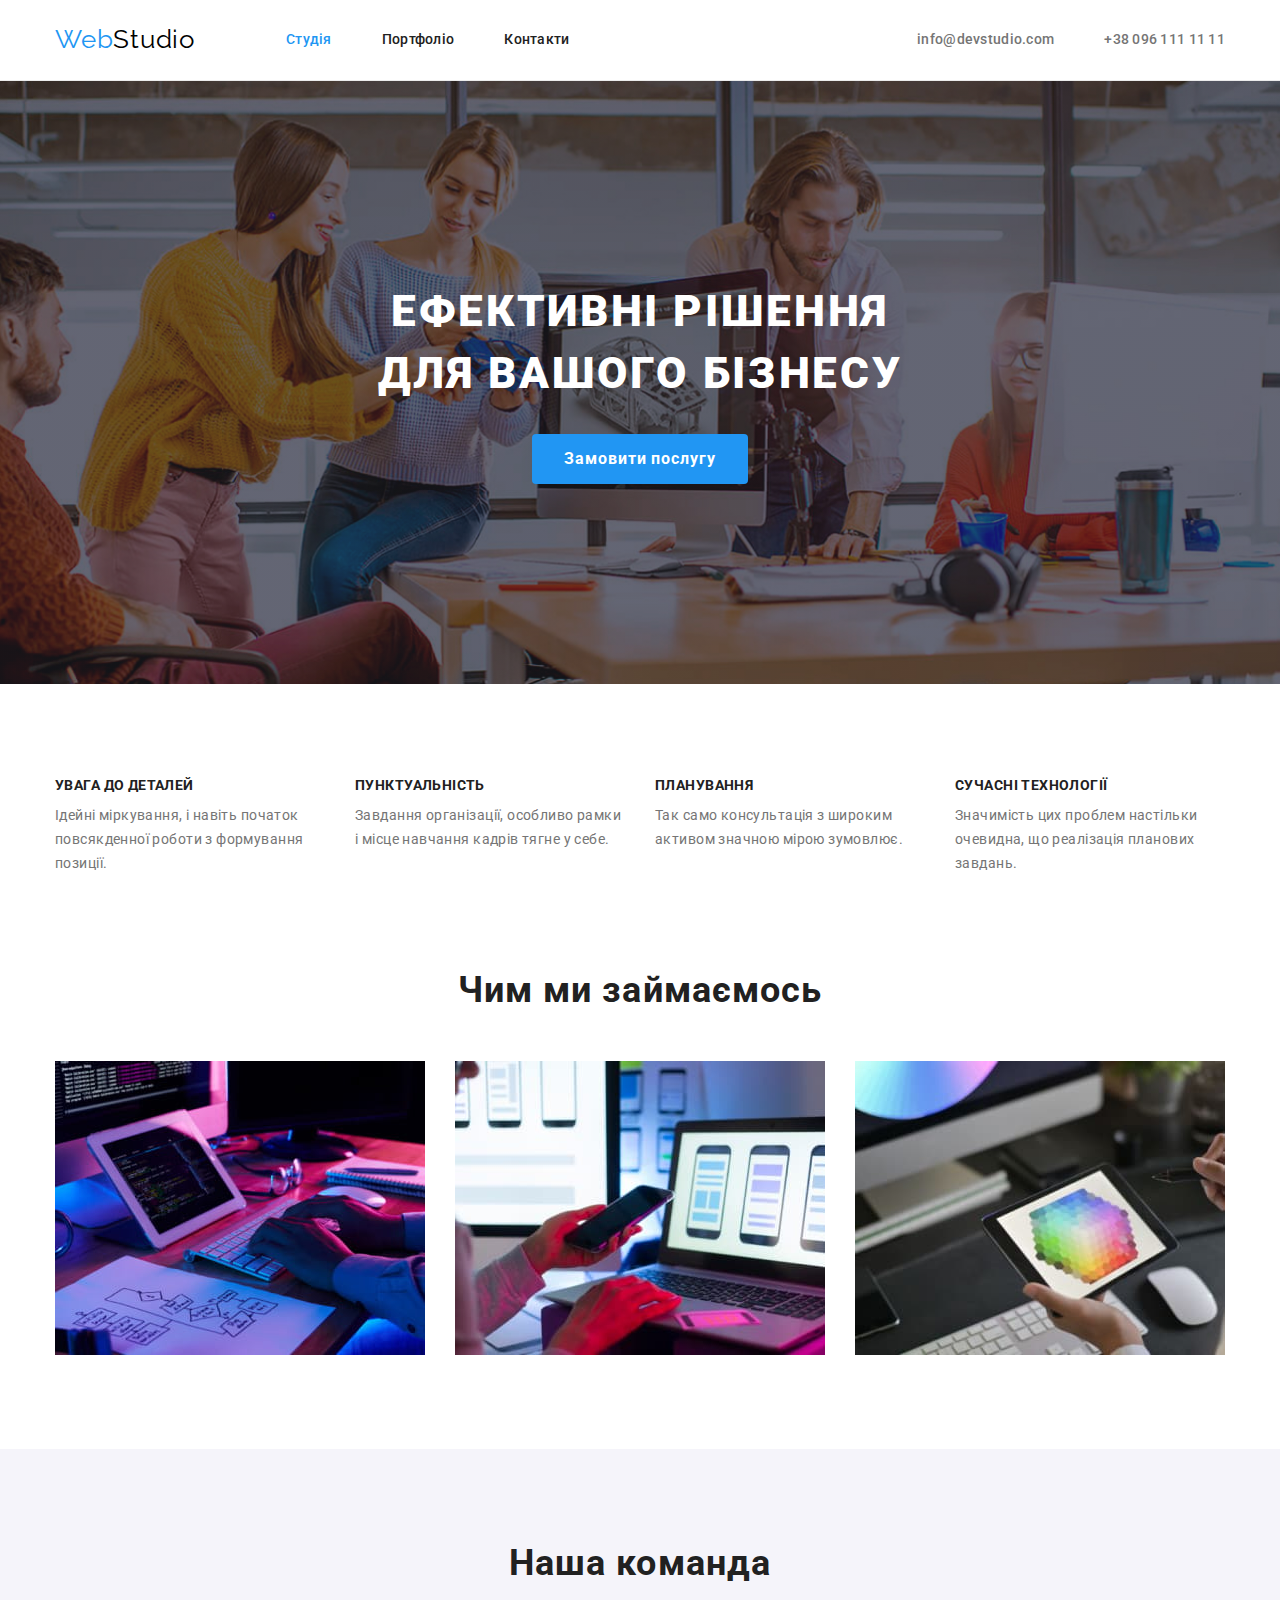
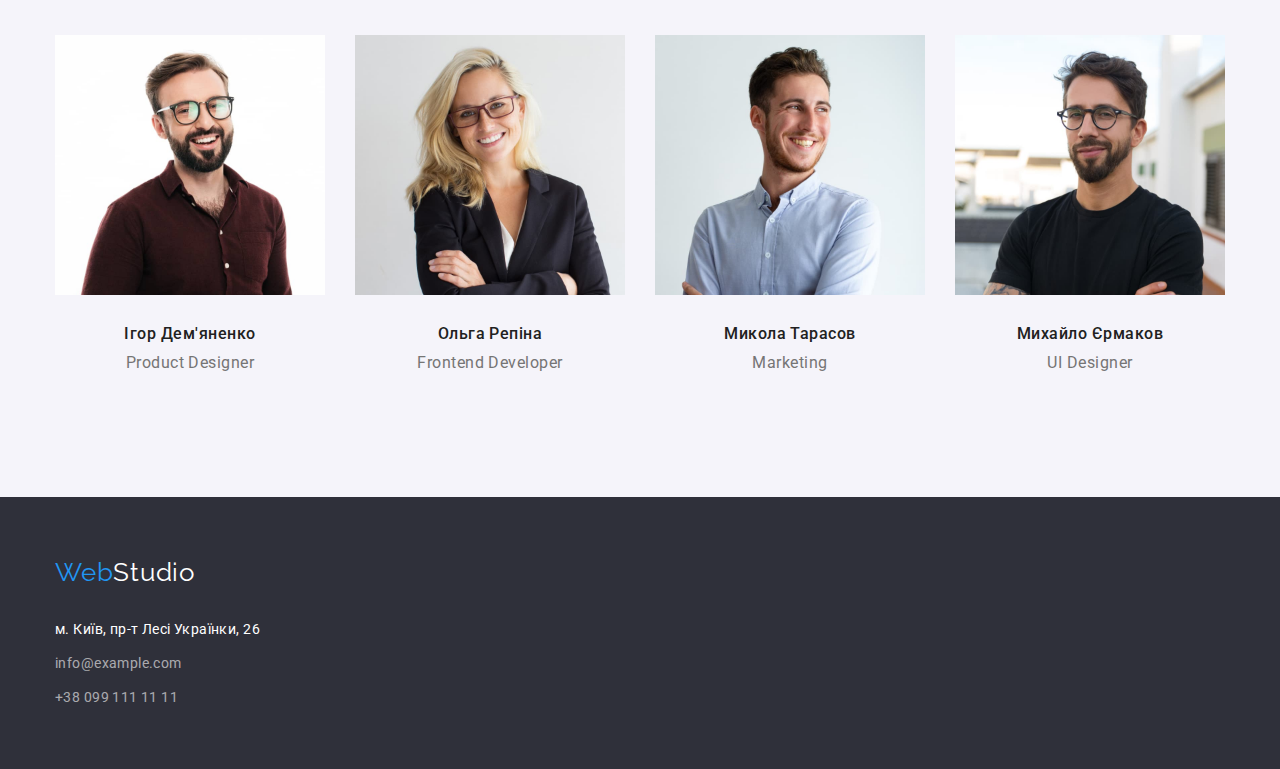
<file: index.html>
<!DOCTYPE html>
<html lang="uk">

<head>
  <meta charset="UTF-8" />
  <meta http-equiv="X-UA-Compatible" content="IE=edge" />
  <meta name="viewport" content="width=device-width, initial-scale=1.0" />
  <title>Document</title>
  <link rel="preconnect" href="https://fonts.googleapis.com" />
  <link rel="preconnect" href="https://fonts.gstatic.com" crossorigin />
  <link href="https://fonts.googleapis.com/css2?family=Raleway:wght@700&family=Roboto:wght@400;500;700;900&display=swap"
    rel="stylesheet" />
  <link rel="stylesheet"
    href="https://cdnjs.cloudflare.com/ajax/libs/modern-normalize/1.0.0/modern-normalize.min.css" />
  <link rel="stylesheet" href="./css/style.css" />
</head>

<body>
  <!-- Шапка -->
  <header class="header">
    <div class="container header-container">
      <a class="header-logo link logo" href="./index.html">Web<span class="part-logo">Studio</span></a>
      <nav>
        <ul class="navigation list">
          <li><a class="link current">Студія</a></li>
          <li><a class="link" href="./portfolio.html">Портфоліо</a></li>
          <li><a class="link" href="">Контакти</a></li>
        </ul>
      </nav>
      <ul class="header-contacts list">
        <li><a class="link" href="mailto:info@devstudio.com">info@devstudio.com</a></li>
        <li><a class="link" href="tel:+380961111111">+38 096 111 11 11</a></li>
      </ul>
    </div>
  </header>
  <!-- Основной контент сайта -->
  <main>
    <!-- Блок "герой"-->
    <section class="hero">
      <h1 class="main-title">
        Ефективні рішення <br />
        для вашого бізнесу
      </h1>
      <button type="button" class="button order-service">Замовити послугу</button>
    </section>

    <section class="qualities">
      <div class="container">
        <!-- Заголовок секции которого нет в макете (нужно будет скрыть) -->
        <h2 class="section-header is-hidden">Наші якості</h2>
        <ul class="qualities-list list">
          <li class="item">
            <h3 class="title">Увага до деталей</h3>
            <p class="text">
              Ідейні міркування, і навіть початок повсякденної роботи з формування позиції.
            </p>
          </li>
          <li class="item">
            <h3 class="title">Пунктуальність</h3>
            <p class="text">
              Завдання організації, особливо рамки і місце навчання кадрів тягне у себе.
            </p>
          </li>
          <li class="item">
            <h3 class="title">Планування</h3>
            <p class="text">Так само консультація з широким активом значною мірою зумовлює.</p>
          </li>
          <li class="item">
            <h3 class="title">Сучасні технології</h3>
            <p class="text">
              Значимість цих проблем настільки очевидна, що реалізація планових завдань.
            </p>
          </li>
        </ul>
      </div>
    </section>

    <!-- Секция Чем мы занимаеся -->
    <section class="we-doing">
      <div class="container ">
        <h2 class="section-header">Чим ми займаємось</h2>
        <ul class="list we-doing-list">
          <li class="item">
            <img src="./images/box-1.jpg" alt="Чоловік займається програмуванням" width="370" />
          </li>
          <li class="item">
            <img src="./images/box-2.jpg" alt="Дівчина синхронізовує компьютер з телефоном" width="370" />
          </li>
          <li class="item">
            <img src="./images/box-3.jpg" alt="Планшет з палітрою кольорів" width="370" />
          </li>
        </ul>
      </div>
    </section>

    <!-- Секция "Наша команда" -->
    <section class="our-team">
      <div class="container">
        <h2 class="section-header">Наша команда</h2>
        <ul class="teams list">
          <li class="item">
            <img src="./images/team-card-1.jpg" alt="Фото Ігора Дем'яненко" width="270" />
            <div class="box">
              <h3 class="title">Ігор Дем'яненко</h3>
              <p class="text">Product Designer</p>
            </div>
          </li>
          <li class="item">
            <img src="./images/team-card-2.jpg" alt="Фото Ольги Репіної" width="270" />
            <div class="box">
              <h3 class="title">Ольга Репіна</h3>
              <p class="text">Frontend Developer</p>
            </div>
          </li>
          <li class="item">
            <img src="./images/team-card-3.jpg" alt="Фото Миколи Тарасова" width="270" />
            <div class="box">
              <h3 class="title">Микола Тарасов</h3>
              <p class="text">Marketing</p>
            </div>
          </li>
          <li class="item">
            <img src="./images/team-card-4.jpg" alt="Фото Михаила Єрмакова" width="270" />
            <div class="box">
              <h3 class="title">Михайло Єрмаков</h3>
              <p class="text">UI Designer</p>
            </div>
          </li>
        </ul>
      </div>
    </section>
  </main>
  <!-- Основной Футер (подвал) сайта-->
  <footer class="footer">
    <div class="container">
      <a class="footer-logo link logo" href="./index.html">Web<span class="part-logo-footer">Studio</span></a>
      <address>
        <ul class="footer-contacts list">
          <li><a href="" class="link home">м. Київ, пр-т Лесі Українки, 26</a></li>
          <li><a href="mailto:info@example.com" class="link mail">info@example.com</a></li>
          <li><a href="tel:+380991111111" class="link tel">+38 099 111 11 11</a></li>
        </ul>
      </address>
    </div>
  </footer>
</body>

</html>
</file>
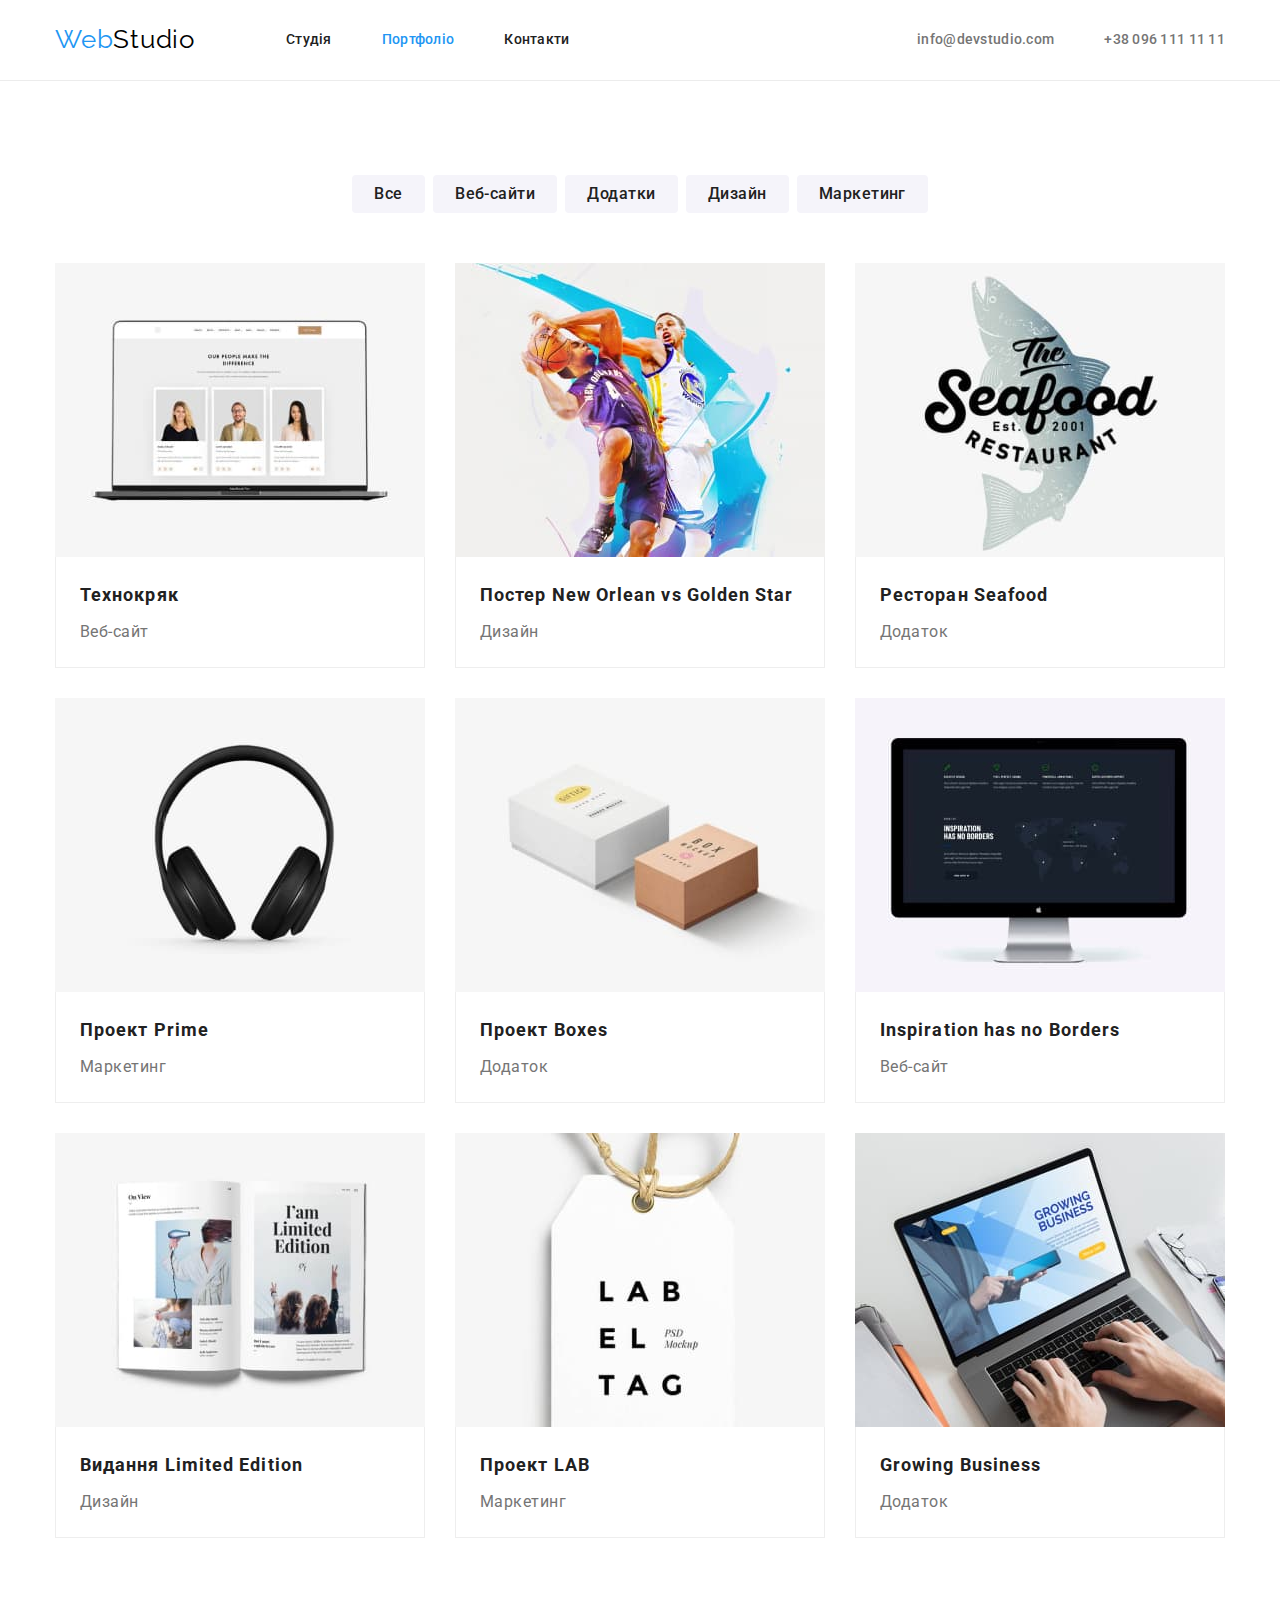
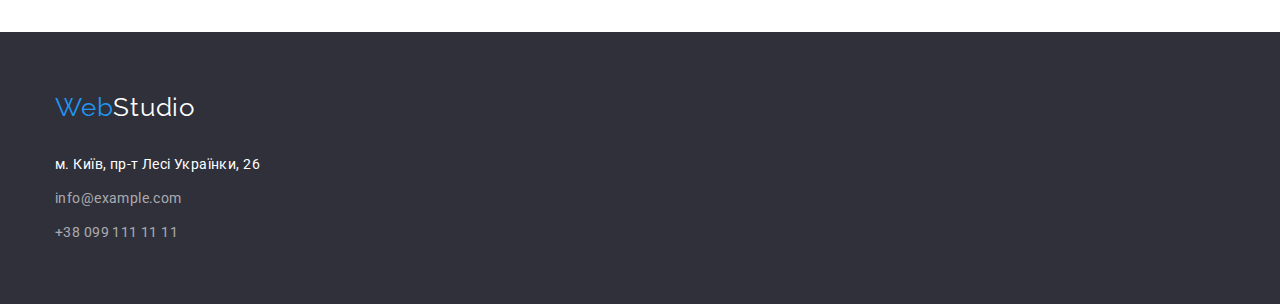
<file: portfolio.html>
<!DOCTYPE html>
<html lang="ru">

<head>
  <meta charset="UTF-8" />
  <meta http-equiv="X-UA-Compatible" content="IE=edge" />
  <meta name="viewport" content="width=device-width, initial-scale=1.0" />
  <title>Document</title>
  <link rel="preconnect" href="https://fonts.googleapis.com" />
  <link rel="preconnect" href="https://fonts.gstatic.com" crossorigin />
  <link href="https://fonts.googleapis.com/css2?family=Raleway:wght@700&family=Roboto:wght@400;500;700;900&display=swap"
    rel="stylesheet" />
  <link rel="stylesheet"
    href="https://cdnjs.cloudflare.com/ajax/libs/modern-normalize/1.0.0/modern-normalize.min.css" />
  <link rel="stylesheet" href="./css/style.css" />
</head>

<body>
  <!-- Основная шапка сайта -->
  <header class="header">
    <div class="container header-container">
      <a class="header-logo link logo" href="./index.html">Web<span class="part-logo">Studio</span></a>
      <nav>
        <ul class="navigation list">
          <li><a class="link" href="./index.html">Студія</a></li>
          <li><a class="link current" href="">Портфоліо</a></li>
          <li><a class="link" href="">Контакти</a></li>
        </ul>
      </nav>
      <ul class="header-contacts list">
        <li><a class="link" href="mailto:info@devstudio.com">info@devstudio.com</a></li>
        <li><a class="link" href="tel:+380961111111">+38 096 111 11 11</a></li>
      </ul>
    </div>
  </header>
  <!-- Основной контент сайта -->
  <main>
    <section class="portfolio">
      <div class="container">
        <h1 class="is-hidden">Проекти</h1>
        <ul class="btn-list list">
          <li class="item"><button type="button" class="button filter">Все</button></li>
          <li class="item"><button type="button" class="button filter">Веб-сайти</button></li>
          <li class="item"><button type="button" class="button filter">Додатки</button></li>
          <li class="item"><button type="button" class="button filter">Дизайн</button></li>
          <li class="item"><button type="button" class="button filter">Маркетинг</button></li>
        </ul>
        <ul class="projects list">
          <li class="item">
            <img src="./images/img.jpg" alt="Экран ноутбука" width="370" />
            <div class="box">
              <h2 class="title">Технокряк</h2>
              <p class="text">Веб-сайт</p>
            </div>
          </li>
          <li class="item">
            <img src="./images/img-1.jpg" alt="Два баскетболиста" width="370" />
            <div class="box">
              <h2 class="title">Постер New Orlean vs Golden Star</h2>
              <p class="text">Дизайн</p>
            </div>
          </li>
          <li class="item">
            <img src="./images/img-2.jpg" alt="Логотип ресторана в виде рыбы" width="370" />
            <div class="box">
              <h2 class="title">Ресторан Seafood</h2>
              <p class="text">Додаток</p>
            </div>
          </li>
          <li class="item">
            <img src="./images/img-3.jpg" alt="Наушники" width="370" />
            <div class="box">
              <h2 class="title">Проект Prime</h2>
              <p class="text">Маркетинг</p>
            </div>
          </li>
          <li class="item">
            <img src="./images/img-4.jpg" alt="Две коробочки" width="370" />
            <div class="box">
              <h2 class="title">Проект Boxes</h2>
              <p class="text">Додаток</p>
            </div>
          </li>
          <li class="item">
            <img src="./images/img-5.jpg" alt="Монитор" width="370" />
            <div class="box">
              <h2 class="title">Inspiration has no Borders</h2>
              <p class="text">Веб-сайт</p>
            </div>
          </li>
          <li class="item">
            <img src="./images/img-6.jpg" alt="Журнал" width="370" />
            <div class="box">
              <h2 class="title">Видання Limited Edition</h2>
              <p class="text">Дизайн</p>
            </div>
          </li>
          <li class="item">
            <img src="./images/img-7.jpg" alt="Ярлык" width="370" />
            <div class="box">
              <h2 class="title">Проект LAB</h2>
              <p class="text">Маркетинг</p>
            </div>
          </li>
          <li class="item">
            <img src="./images/img-8.jpg" alt="Ноутбук" width="370" />
            <div class="box">
              <h2 class="title">Growing Business</h2>
              <p class="text">Додаток</p>
            </div>
          </li>
        </ul>
      </div>
    </section>
  </main>
  <!-- Основной Футер (подвал) сайта-->
  <footer class="footer">
    <div class="container">
      <a class="footer-logo link logo" href="./index.html">Web<span class="part-logo-footer">Studio</span></a>
      <address>
        <ul class="footer-contacts list">
          <li><a href="" class="link home">м. Київ, пр-т Лесі Українки, 26</a></li>
          <li><a href="mailto:info@example.com" class="link mail">info@example.com</a></li>
          <li><a href="tel:+380991111111" class="link tel">+38 099 111 11 11</a></li>
        </ul>
      </address>
    </div>
  </footer>
</body>

</html>
</file>
<file: css/style.css>
:root {
  --background-page-color: #e5e5e5;
  --title-text-color: #212121;
  --paragraph-text-color: #757575;
  --accent-color: #2196f3;
  --black-text-color: #000000;
  --white-text-color: #ffffff;
  --bgc-footer: #2f303a;
  --bgc-teams: #f5f4fa;
}

*,
*::before,
*::after {
  box-sizing: border-box;
}

h1,
h2,
h3,
p,
ul {
  margin: 0;
  padding: 0;
}

img {
  max-width: 100%;
  display: block;
}

/* Убираем подчеркивание ссылок */
.link {
  text-decoration: none;
}
/* Убираем маркеры в списках */
.list {
  list-style-type: none;
}

body {
  color: var(--title-text-color);
  background-color: var(--white-text-color);
  font-family: 'Roboto', sans-serif;
}

/* Логотип */
.header-logo,
.footer-logo {
  font-family: 'Raleway', sans-serif;
}

.link {
  color: var(--accent-color);
  font-size: 26px;
  line-height: 1.2;
  letter-spacing: 0.03em;
}
.logo .part-logo {
  color: var(--black-text-color);
}
.logo .part-logo-footer {
  color: var(--white-text-color);
}

/* Контейнер */
.container {
  max-width: 1200px;
  margin: 0 auto;
  padding: 0 15px;
}

/* Шапка */
.header {
  padding: 24px 0 25px 0;
  border-bottom: 1px solid #ececec;
}
.header-container {
  display: flex;
  align-items: center;
}
.navigation {
  margin-left: 91px;
  display: flex;
}

/*     >*:not(:last-child) - все дети кроме последнего    */
.navigation > *:not(:last-child) {
  margin-right: 50px;
}

.navigation .link.current {
  color: var(--accent-color);
}
.navigation .link {
  padding: 32px 0;

  font-weight: 500;
  font-size: 14px;
  line-height: 1.14;
  letter-spacing: 0.02em;
  color: var(--title-text-color);
}
.navigation .link:focus,
.navigation .link:hover {
  color: var(--accent-color);
}

.header-contacts {
  display: flex;
  margin-left: auto;
}
.header-contacts > *:not(:last-child) {
  margin-right: 50px;
}

.header-contacts .link {
  padding: 32px 0;

  font-family: 'Roboto';
  font-weight: 500;
  font-size: 14px;
  line-height: 1.14;
  letter-spacing: 0.02em;
  color: var(--paragraph-text-color);
}
.header-contacts .link:focus,
.header-contacts .link:hover {
  color: var(--accent-color);
}

/* Футер */
.footer {
  /* margin: 0 auto; */
  padding: 60px 0;
  background-color: var(--bgc-footer);
}

.footer-contacts {
  margin-top: 30px;
}

.footer-contacts > *:not(:last-child) {
  margin-bottom: 10px;
}

.footer-contacts .link {
  font-style: normal;
  font-size: 14px;
  line-height: 1.7;
  letter-spacing: 0.03em;
  color: rgba(255, 255, 255, 0.6);
}
.footer-contacts .home {
  color: var(--white-text-color);
}
.footer-contacts .link:focus,
.footer-contacts .link:hover {
  color: var(--accent-color);
}

/* Блок герой */
.hero {
  margin: 0 auto;
  padding: 200px 0;
  max-width: 1600px;

  background-color: var(--bgc-footer);
  text-align: center;
  background-image: linear-gradient(to right, rgba(47, 48, 58, 0.4), rgba(47, 48, 58, 0.4)),
    url(../images/bg-hero.jpg);
  background-repeat: no-repeat;
  background-size: cover;
  background-position: center;
}
.main-title {
  font-weight: 900;
  font-size: 44px;
  line-height: 1.4;
  letter-spacing: 0.06em;
  text-transform: uppercase;
  color: var(--white-text-color);
}
.button.order-service {
  margin-top: 30px;
  padding: 10px 32px;
}

/* Заголовки секций */
.section-header {
  font-size: 36px;
  line-height: 1.16;
  text-align: center;
  letter-spacing: 0.03em;
}
.is-hidden {
  position: absolute;
  white-space: nowrap;
  width: 1px;
  height: 1px;
  overflow: hidden;
  border: 0;
  padding: 0;
  clip: rect(0 0 0 0);
  clip-path: inset(50%);
  margin: -1px;
}

/* Секция наши качества*/
.qualities {
  padding: 94px 0;
}
.qualities-list {
  display: flex;
}

.qualities-list .item {
  width: calc((100% - 90px) / 4);
}
.qualities-list .item:not(:last-child) {
  margin-right: 30px;
}

.qualities-list .title {
  font-size: 14px;
  line-height: 1.14;
  letter-spacing: 0.03em;
  text-transform: uppercase;
}
.qualities-list .text {
  margin-top: 10px;

  color: var(--paragraph-text-color);
  font-weight: normal;
  font-size: 14px;
  line-height: 1.7;
  letter-spacing: 0.03em;
}

/* Секция чем мы занимаемся */
.we-doing {
  padding-bottom: 94px;
}
.we-doing-list {
  display: flex;
  margin-top: 50px;
}

.we-doing-list .item:not(:last-child) {
  margin-right: 30px;
}

/* Секция наша команда */
.our-team {
  padding-top: 94px;
  padding-bottom: 94px;
  background-color: var(--bgc-teams);
}
.teams {
  margin-top: 50px;
  display: flex;
}

.teams .item {
  width: calc((100% - 90px) / 4);

  text-align: center;
}
.teams .item:not(:last-child) {
  margin-right: 30px;
}
.teams .box {
  padding: 30px 0;
}

.teams .title {
  font-weight: 500;
  font-size: 16px;
  line-height: 1.18;
  letter-spacing: 0.03em;
}
.teams .text {
  margin-top: 10px;

  font-size: 16px;
  line-height: 1.18;
  letter-spacing: 0.03em;
  color: var(--paragraph-text-color);
}

/* Страница portfolio */

.portfolio {
  padding: 94px 0;
}

.btn-list {
  display: flex;
  justify-content: center;
  margin-bottom: 50px;
}
.btn-list .item:not(:last-child) {
  margin-right: 8px;
}

.button.filter {
  min-width: 73px;
  padding: 6px 22px;
}

.projects {
  display: flex;
  flex-wrap: wrap;
  margin: -15px;
}

.projects .item {
  width: 370px;
  margin: 15px;
}
.projects .box {
  padding: 20px 24px;

  border: 1px solid #eeeeee;
  border-top: none;
}
.projects .title {
  font-size: 18px;
  line-height: 2;
  letter-spacing: 0.06em;
}

.projects .text {
  margin-top: 4px;

  font-size: 16px;
  line-height: 1.87;
  letter-spacing: 0.03em;
  color: var(--paragraph-text-color);
}

/* "Оформление кнопок" */

.button {
  border: none;
  border-radius: 4px;
  text-align: center;
}

.button:hover {
  cursor: pointer;
}

.order-service.button {
  background-color: var(--accent-color);
  color: var(--white-text-color);
  font-weight: 700;
  font-size: 16px;
  line-height: 1.87;
  align-items: center;
  letter-spacing: 0.06em;
}

.button.filter {
  background-color: #f5f4fa;
  color: #212121;
  font-weight: 500;
  font-size: 16px;
  line-height: 1.62;
  letter-spacing: 0.03em;
}

.button.filter:hover,
.button.filter:focus {
  background-color: var(--accent-color);
  color: var(--white-text-color);
}

/* end */
</file>
